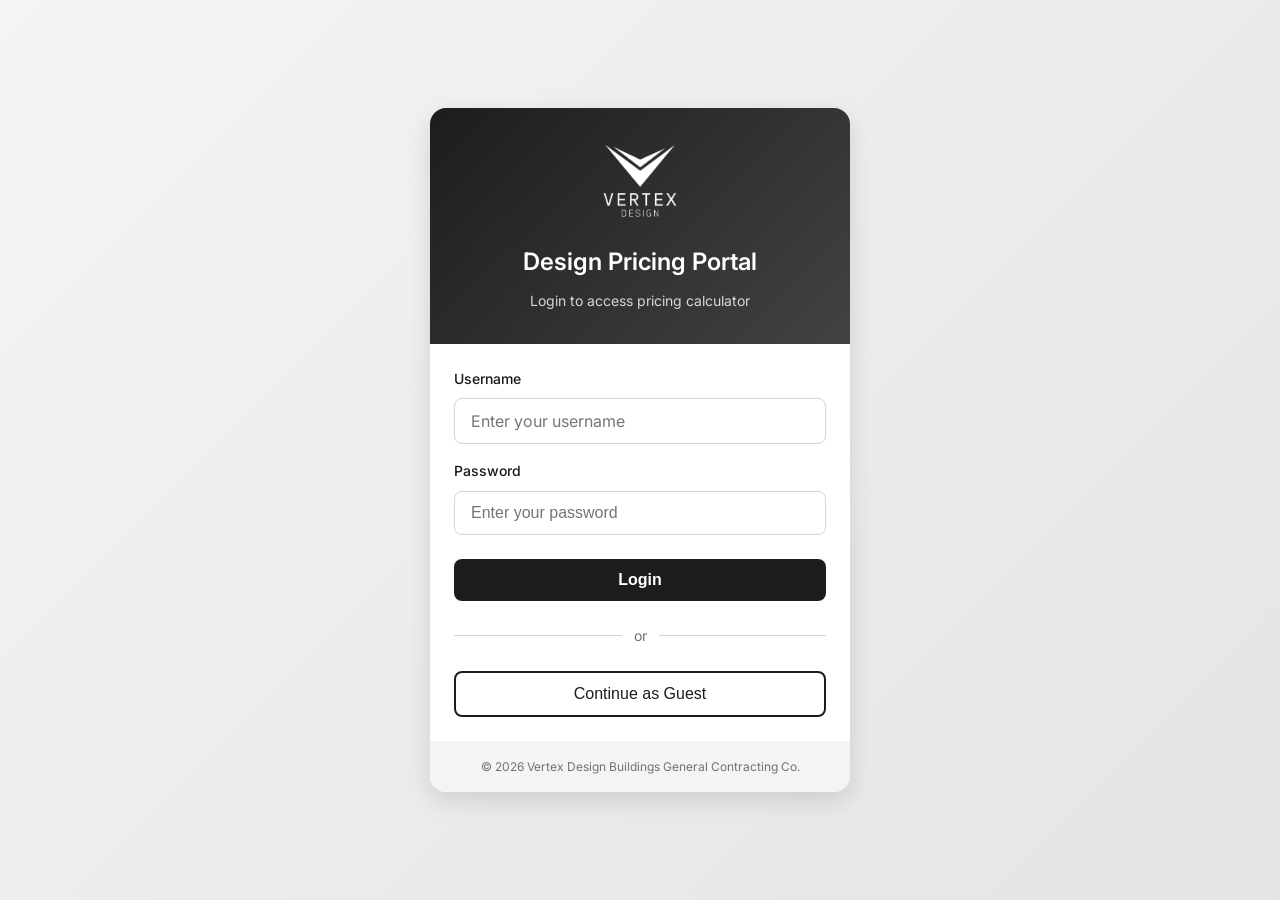
<file: login.html>
<!DOCTYPE html>
<html lang="en">

<head>
    <meta charset="UTF-8">
    <meta name="viewport" content="width=device-width, initial-scale=1.0">
    <meta name="description" content="Vertex Design - Login to access pricing portal.">
    <meta name="robots" content="noindex, nofollow">
    <title>Login - Vertex Design Pricing Portal</title>

    <link rel="icon" type="image/png" href="assets/logo.png">
    <link rel="preconnect" href="https://fonts.googleapis.com">
    <link rel="preconnect" href="https://fonts.gstatic.com" crossorigin>
    <link
        href="https://fonts.googleapis.com/css2?family=Inter:wght@400;500;600;700&family=Outfit:wght@500;600;700&display=swap"
        rel="stylesheet">
    <link rel="stylesheet" href="assets/styles.css">
    <style>
        /* Login Page Specific Styles */
        .login-page {
            min-height: 100vh;
            display: flex;
            align-items: center;
            justify-content: center;
            background: linear-gradient(135deg, var(--gray-100) 0%, var(--gray-200) 100%);
            padding: var(--space-4);
        }

        .login-container {
            width: 100%;
            max-width: 420px;
            background: var(--color-surface);
            border-radius: var(--radius-xl);
            box-shadow: var(--shadow-lg);
            overflow: hidden;
        }

        .login-header {
            background: linear-gradient(135deg, #1d1d1f 0%, #424245 100%);
            padding: var(--space-8) var(--space-6);
            text-align: center;
            color: white;
        }

        .login-header img {
            width: 80px;
            height: 80px;
            margin-bottom: var(--space-4);
            filter: brightness(0) invert(1);
        }

        .login-header h1 {
            font-size: 1.5rem;
            font-weight: 600;
            margin-bottom: var(--space-2);
        }

        .login-header p {
            font-size: 0.875rem;
            opacity: 0.8;
        }

        .login-form {
            padding: var(--space-6);
        }

        .login-form label {
            display: block;
            margin-bottom: var(--space-4);
        }

        .login-form label span {
            display: block;
            font-size: 0.875rem;
            font-weight: 500;
            color: var(--color-text);
            margin-bottom: var(--space-2);
        }

        .login-form input[type="text"],
        .login-form input[type="password"] {
            width: 100%;
            padding: var(--space-3) var(--space-4);
            border: 1px solid var(--gray-300);
            border-radius: var(--radius-md);
            font-size: 1rem;
            transition: border-color 0.2s, box-shadow 0.2s;
        }

        .login-form input:focus {
            outline: none;
            border-color: var(--color-accent);
            box-shadow: 0 0 0 3px rgba(29, 29, 31, 0.15);
        }

        .login-btn {
            width: 100%;
            padding: var(--space-3) var(--space-4);
            background: var(--color-accent);
            color: white;
            border: none;
            border-radius: var(--radius-md);
            font-size: 1rem;
            font-weight: 600;
            cursor: pointer;
            transition: background-color 0.2s, transform 0.1s;
            margin-top: var(--space-2);
        }

        .login-btn:hover {
            background: var(--color-accent-dark);
        }

        .login-btn:active {
            transform: scale(0.98);
        }

        .login-divider {
            display: flex;
            align-items: center;
            margin: var(--space-6) 0;
            color: var(--color-text-muted);
            font-size: 0.875rem;
        }

        .login-divider::before,
        .login-divider::after {
            content: "";
            flex: 1;
            height: 1px;
            background: var(--gray-300);
        }

        .login-divider span {
            padding: 0 var(--space-3);
        }

        .guest-btn {
            width: 100%;
            padding: var(--space-3) var(--space-4);
            background: transparent;
            color: var(--color-accent);
            border: 2px solid var(--color-accent);
            border-radius: var(--radius-md);
            font-size: 1rem;
            font-weight: 500;
            cursor: pointer;
            transition: background-color 0.2s, color 0.2s;
        }

        .guest-btn:hover {
            background: var(--color-accent);
            color: white;
        }

        .login-error {
            background: #fef2f2;
            color: #dc2626;
            padding: var(--space-3) var(--space-4);
            border-radius: var(--radius-md);
            font-size: 0.875rem;
            margin-bottom: var(--space-4);
            display: none;
        }

        .login-error.show {
            display: block;
        }

        .login-footer {
            text-align: center;
            padding: var(--space-4) var(--space-6);
            background: var(--gray-100);
            font-size: 0.75rem;
            color: var(--color-text-muted);
        }
    </style>
</head>

<body>
    <div class="login-page">
        <div class="login-container">
            <div class="login-header">
                <img src="assets/logo.png" alt="Vertex Design">
                <h1>Design Pricing Portal</h1>
                <p>Login to access pricing calculator</p>
            </div>

            <form class="login-form" id="login-form">
                <div class="login-error" id="login-error">
                    Invalid username or password. Please try again.
                </div>

                <label>
                    <span>Username</span>
                    <input type="text" id="username" name="username" placeholder="Enter your username" required
                        autocomplete="username">
                </label>

                <label>
                    <span>Password</span>
                    <input type="password" id="password" name="password" placeholder="Enter your password" required
                        autocomplete="current-password">
                </label>

                <button type="submit" class="login-btn">Login</button>

                <div class="login-divider">
                    <span>or</span>
                </div>

                <button type="button" class="guest-btn" id="guest-btn">Continue as Guest</button>
            </form>

            <div class="login-footer">
                © 2026 Vertex Design Buildings General Contracting Co.
            </div>
        </div>
    </div>

    <script>
        // User credentials database
        const USERS = {
            'admin': {
                password: 'Amir1981*',
                role: 'admin',
                displayName: 'Administrator',
                discount: 0
            },
            'fadi sofan': {
                password: '123321',
                role: 'alsirhan',
                displayName: 'Fadi Sofan (Al Sirhan)',
                discount: 0.20
            },
            'barada': {
                password: '123321',
                role: 'alsirhan',
                displayName: 'Barada (Al Sirhan)',
                discount: 0.20
            }
        };

        // Guest user
        const GUEST_USER = {
            role: 'guest',
            displayName: 'Guest',
            discount: 0
        };

        // Handle login form submission
        document.getElementById('login-form').addEventListener('submit', function (e) {
            e.preventDefault();

            const username = document.getElementById('username').value.toLowerCase().trim();
            const password = document.getElementById('password').value;
            const errorEl = document.getElementById('login-error');

            // Validate credentials
            const user = USERS[username];
            if (user && user.password === password) {
                // Success - store session
                sessionStorage.setItem('vertex_user', JSON.stringify({
                    username: username,
                    role: user.role,
                    displayName: user.displayName,
                    discount: user.discount
                }));

                // Redirect to main app
                window.location.href = 'index.html';
            } else {
                // Show error
                errorEl.classList.add('show');
                document.getElementById('password').value = '';
                document.getElementById('password').focus();
            }
        });

        // Handle guest login
        document.getElementById('guest-btn').addEventListener('click', function () {
            sessionStorage.setItem('vertex_user', JSON.stringify(GUEST_USER));
            window.location.href = 'index.html';
        });

        // Clear error on input
        document.querySelectorAll('#login-form input').forEach(input => {
            input.addEventListener('input', function () {
                document.getElementById('login-error').classList.remove('show');
            });
        });

        // Check if already logged in
        const existingUser = sessionStorage.getItem('vertex_user');
        if (existingUser) {
            window.location.href = 'index.html';
        }
    </script>
</body>

</html>
</file>
<file: assets/styles.css>
/**
 * Vertex Design Pricing Portal v4.0
 * Wide layout + Gray premium theme + Sticky summary
 * Compatible with html2pdf and print workflows
 */

/* ============================================
   DESIGN TOKENS
   ============================================ */
:root {
    /* Gray Premium Palette */
    --gray-50: #fafafa;
    --gray-100: #f4f4f5;
    --gray-200: #e4e4e7;
    --gray-300: #d4d4d8;
    --gray-400: #a1a1aa;
    --gray-500: #71717a;
    --gray-600: #52525b;
    --gray-700: #3f3f46;
    --gray-800: #27272a;
    --gray-900: #18181b;

    /* Semantic Colors */
    --color-bg: var(--gray-50);
    --color-surface: #ffffff;
    --color-surface-alt: var(--gray-100);
    --color-surface-dark: var(--gray-800);
    --color-border: var(--gray-200);
    --color-border-strong: var(--gray-300);
    --color-text: var(--gray-900);
    --color-text-muted: var(--gray-500);
    --color-text-light: var(--gray-400);

    /* Accent (Apple-style Modern Gray) */
    --color-accent: #1d1d1f;
    --color-accent-dark: #000000;
    --color-accent-light: #424245;

    /* Status Colors */
    --color-success: #16a34a;
    --color-warning: #ca8a04;
    --color-danger: #dc2626;

    /* Typography */
    --font-sans: 'Inter', system-ui, -apple-system, sans-serif;
    --font-display: 'Outfit', var(--font-sans);

    /* Type Scale */
    --text-xs: 0.75rem;
    --text-sm: 0.875rem;
    --text-base: 1rem;
    --text-lg: 1.125rem;
    --text-xl: 1.25rem;
    --text-2xl: 1.5rem;
    --text-3xl: 2rem;

    /* Spacing Scale */
    --space-1: 0.25rem;
    --space-2: 0.5rem;
    --space-3: 0.75rem;
    --space-4: 1rem;
    --space-5: 1.25rem;
    --space-6: 1.5rem;
    --space-8: 2rem;
    --space-10: 2.5rem;
    --space-12: 3rem;

    /* Layout */
    --max-width: 1440px;
    --summary-width: 340px;
    --gutter: 24px;

    /* Radii */
    --radius-sm: 4px;
    --radius-md: 8px;
    --radius-lg: 12px;
    --radius-xl: 16px;

    /* Shadows */
    --shadow-sm: 0 1px 2px rgba(0, 0, 0, 0.04);
    --shadow-md: 0 4px 12px rgba(0, 0, 0, 0.08);
    --shadow-lg: 0 8px 24px rgba(0, 0, 0, 0.12);
    --shadow-xl: 0 16px 48px rgba(0, 0, 0, 0.16);

    /* Transitions */
    --ease-out: cubic-bezier(0.16, 1, 0.3, 1);
    --duration-fast: 150ms;
    --duration-normal: 250ms;
}

/* ============================================
   RESET & BASE
   ============================================ */
*,
*::before,
*::after {
    box-sizing: border-box;
    margin: 0;
    padding: 0;
}

html {
    font-size: 16px;
    scroll-behavior: smooth;
    -webkit-font-smoothing: antialiased;
}

body {
    font-family: var(--font-sans);
    font-size: var(--text-base);
    line-height: 1.6;
    color: var(--color-text);
    background: var(--color-bg);
    min-height: 100vh;
}

/* ============================================
   ACCESSIBILITY
   ============================================ */
.skip-link {
    position: absolute;
    top: -100%;
    left: 50%;
    transform: translateX(-50%);
    background: var(--color-accent);
    color: white;
    padding: var(--space-2) var(--space-4);
    border-radius: var(--radius-sm);
    z-index: 1000;
    text-decoration: none;
    font-weight: 500;
}

.skip-link:focus {
    top: var(--space-4);
}

.sr-only {
    position: absolute;
    width: 1px;
    height: 1px;
    padding: 0;
    margin: -1px;
    overflow: hidden;
    clip: rect(0, 0, 0, 0);
    border: 0;
}

:focus-visible {
    outline: 2px solid var(--color-accent);
    outline-offset: 2px;
}

/* ============================================
   LAYOUT SHELL
   ============================================ */
.app-shell {
    min-height: 100vh;
    display: flex;
    flex-direction: column;
}

/* ============================================
   HEADER
   ============================================ */
.hero {
    background: var(--color-surface-dark);
    color: white;
    padding: var(--space-6) var(--gutter);
    display: flex;
    align-items: center;
    gap: var(--space-6);
}

.logo-link {
    flex-shrink: 0;
}

.logo-link img {
    width: 64px;
    height: 64px;
    object-fit: contain;
    border-radius: var(--radius-md);
    background: white;
    padding: var(--space-1);
}

.hero-title {
    flex: 1;
}

.hero-title h1 {
    font-family: var(--font-display);
    font-size: var(--text-2xl);
    font-weight: 600;
    letter-spacing: -0.02em;
}

.eyebrow {
    font-size: var(--text-xs);
    text-transform: uppercase;
    letter-spacing: 0.1em;
    opacity: 0.7;
    margin-bottom: var(--space-1);
}

.subtitle {
    font-size: var(--text-sm);
    opacity: 0.8;
    margin-top: var(--space-1);
}

/* ============================================
   MAIN LAYOUT - WIDE 2-COLUMN
   ============================================ */
.layout {
    max-width: var(--max-width);
    margin: 0 auto;
    padding: var(--gutter);
    display: grid;
    grid-template-columns: 1fr;
    gap: var(--gutter);
    flex: 1;
}

@media (min-width: 1200px) {
    .layout {
        grid-template-columns: 1fr var(--summary-width);
        grid-template-rows: auto 1fr;
    }

    .wizard-progress {
        grid-column: 1 / -1;
    }

    .form-panel {
        grid-column: 1;
        grid-row: 2;
    }

    .sidebar {
        grid-column: 2;
        grid-row: 2;
    }
}

/* ============================================
   CONFIG WARNING BANNER
   ============================================ */
.warning-banner {
    background: #fef3c7;
    border: 1px solid var(--color-warning);
    color: #92400e;
    padding: var(--space-3) var(--space-4);
    border-radius: var(--radius-md);
    font-size: var(--text-sm);
    margin-bottom: var(--space-4);
}

/* ============================================
   WIZARD PROGRESS
   ============================================ */
.wizard-progress {
    background: var(--color-surface);
    padding: var(--space-4) var(--space-6);
    border-radius: var(--radius-lg);
    box-shadow: var(--shadow-sm);
    overflow-x: auto;
}

.wizard-steps {
    display: flex;
    justify-content: space-between;
    list-style: none;
    min-width: 500px;
    gap: var(--space-2);
}

.wizard-step {
    flex: 1;
    display: flex;
    flex-direction: column;
    align-items: center;
    position: relative;
    text-align: center;
}

.wizard-step::after {
    content: '';
    position: absolute;
    top: 14px;
    left: 50%;
    width: 100%;
    height: 2px;
    background: var(--color-border);
    z-index: 0;
}

.wizard-step:last-child::after {
    display: none;
}

.wizard-step.completed::after {
    background: var(--color-accent);
}

.step-number {
    width: 28px;
    height: 28px;
    border-radius: 50%;
    background: var(--color-surface);
    border: 2px solid var(--color-border);
    display: flex;
    align-items: center;
    justify-content: center;
    font-weight: 600;
    font-size: var(--text-sm);
    z-index: 1;
    transition: all var(--duration-fast) var(--ease-out);
}

.wizard-step.active .step-number {
    background: var(--color-accent);
    border-color: var(--color-accent);
    color: white;
    transform: scale(1.1);
}

.wizard-step.completed .step-number {
    background: var(--color-accent);
    border-color: var(--color-accent);
    color: white;
}

.step-label {
    margin-top: var(--space-2);
    font-size: var(--text-xs);
    color: var(--color-text-muted);
    font-weight: 500;
}

.wizard-step.active .step-label {
    color: var(--color-text);
    font-weight: 600;
}

/* ============================================
   PANELS
   ============================================ */
.panel {
    background: var(--color-surface);
    border-radius: var(--radius-lg);
    box-shadow: var(--shadow-md);
}

.form-panel {
    padding: var(--space-8);
}

/* ============================================
   FORM STEPS
   ============================================ */
.form-step {
    display: none;
    border: none;
    padding: 0;
    margin: 0;
}

.form-step.active {
    display: block;
    animation: fadeSlideIn 0.3s var(--ease-out);
}

@keyframes fadeSlideIn {
    from {
        opacity: 0;
        transform: translateY(8px);
    }

    to {
        opacity: 1;
        transform: translateY(0);
    }
}

.form-step-title {
    display: flex;
    align-items: center;
    gap: var(--space-4);
    font-family: var(--font-display);
    font-size: var(--text-2xl);
    font-weight: 600;
    margin-bottom: var(--space-8);
    color: var(--color-text);
    letter-spacing: -0.02em;
}

.step-icon {
    width: 36px;
    height: 36px;
    border-radius: 50%;
    background: var(--color-accent);
    color: white;
    display: flex;
    align-items: center;
    justify-content: center;
    font-size: var(--text-lg);
    font-weight: 700;
}

/* ============================================
   FORM SECTIONS
   ============================================ */
.form-section {
    margin-bottom: var(--space-8);
    padding-bottom: var(--space-6);
    border-bottom: 1px solid var(--color-border);
}

.form-section:last-of-type {
    border-bottom: none;
    margin-bottom: 0;
    padding-bottom: 0;
}

.section-heading {
    font-size: var(--text-base);
    font-weight: 600;
    color: var(--color-text);
    margin-bottom: var(--space-4);
    display: flex;
    align-items: center;
    gap: var(--space-2);
}

/* ============================================
   FIELD GRID - 2-COLUMN DESKTOP
   ============================================ */
.field-grid {
    display: grid;
    grid-template-columns: 1fr;
    gap: var(--space-4);
}

@media (min-width: 640px) {
    .field-grid {
        grid-template-columns: repeat(2, 1fr);
    }
}

.field-grid label {
    display: flex;
    flex-direction: column;
    gap: var(--space-1);
}

.field-grid label>span:first-child {
    font-weight: 500;
    font-size: var(--text-sm);
    color: var(--color-text);
    display: flex;
    align-items: center;
    gap: var(--space-1);
}

.span-full {
    grid-column: 1 / -1;
}

/* ============================================
   FORM INPUTS
   ============================================ */
input[type="text"],
input[type="email"],
input[type="tel"],
input[type="number"],
select {
    width: 100%;
    padding: var(--space-3) var(--space-4);
    border: 1px solid var(--color-border);
    border-radius: var(--radius-md);
    font-size: var(--text-base);
    font-family: inherit;
    background: var(--color-surface);
    color: var(--color-text);
    transition: all var(--duration-fast) var(--ease-out);
}

input:hover:not(:disabled),
select:hover:not(:disabled) {
    border-color: var(--color-border-strong);
}

input:focus,
select:focus {
    border-color: var(--color-accent);
    box-shadow: 0 0 0 3px rgba(37, 99, 235, 0.1);
    outline: none;
}

input:disabled,
select:disabled {
    background: var(--color-surface-alt);
    color: var(--color-text-muted);
    cursor: not-allowed;
}

.field-hint {
    font-size: var(--text-xs);
    color: var(--color-text-muted);
}

.optional {
    font-weight: 400;
    color: var(--color-text-light);
    font-size: 0.9em;
}

/* ============================================
   CHECKBOX & RADIO GROUPS
   ============================================ */
.checkbox-group,
.radio-group {
    display: flex;
    flex-direction: column;
    gap: var(--space-2);
}

.checkbox-group.inline {
    flex-direction: row;
    flex-wrap: wrap;
    gap: var(--space-4);
}

.group-label {
    font-weight: 500;
    font-size: var(--text-sm);
    margin-bottom: var(--space-1);
}

.checkbox-option,
.radio-option {
    display: flex;
    align-items: flex-start;
    gap: var(--space-3);
    padding: var(--space-3);
    border-radius: var(--radius-md);
    cursor: pointer;
    transition: background var(--duration-fast);
    border: 1px solid transparent;
}

.checkbox-option:hover,
.radio-option:hover {
    background: var(--color-surface-alt);
}

.checkbox-option input,
.radio-option input {
    margin-top: 3px;
    flex-shrink: 0;
    accent-color: var(--color-accent);
}

.radio-option span {
    display: flex;
    flex-direction: column;
}

.radio-option strong {
    font-weight: 500;
}

.radio-option small {
    color: var(--color-text-muted);
    font-size: var(--text-xs);
}

/* ============================================
   CONDITIONAL FIELDS
   ============================================ */
.conditional-fields {
    margin-top: var(--space-4);
    padding: var(--space-4);
    background: var(--color-surface-alt);
    border-radius: var(--radius-md);
    animation: fadeSlideIn 0.2s var(--ease-out);
}

/* ============================================
   TOOLTIPS
   ============================================ */
.tooltip-trigger {
    width: 16px;
    height: 16px;
    border-radius: 50%;
    background: var(--color-surface-alt);
    border: 1px solid var(--color-border);
    color: var(--color-text-muted);
    font-size: 10px;
    font-weight: 600;
    cursor: help;
    display: inline-flex;
    align-items: center;
    justify-content: center;
}

.tooltip-container {
    position: fixed;
    background: var(--color-surface-dark);
    color: white;
    padding: var(--space-2) var(--space-3);
    border-radius: var(--radius-md);
    font-size: var(--text-xs);
    max-width: 260px;
    z-index: 1000;
    opacity: 0;
    pointer-events: none;
    transition: opacity var(--duration-fast);
    box-shadow: var(--shadow-lg);
}

.tooltip-container.visible {
    opacity: 1;
}

/* ============================================
   STEP ACTIONS
   ============================================ */
.step-actions {
    display: flex;
    justify-content: space-between;
    align-items: center;
    margin-top: var(--space-8);
    padding-top: var(--space-6);
    border-top: 1px solid var(--color-border);
    gap: var(--space-4);
}

.btn-back,
.btn-next,
.btn-secondary {
    display: inline-flex;
    align-items: center;
    gap: var(--space-2);
    padding: var(--space-3) var(--space-6);
    border-radius: var(--radius-md);
    font-weight: 500;
    font-size: var(--text-sm);
    cursor: pointer;
    transition: all var(--duration-fast) var(--ease-out);
    border: none;
    font-family: inherit;
}

.btn-back {
    background: transparent;
    color: var(--color-text-muted);
}

.btn-back:hover {
    color: var(--color-text);
    background: var(--color-surface-alt);
}

.btn-next.primary,
button.primary {
    background: var(--color-accent);
    color: white;
    margin-left: auto;
}

.btn-next.primary:hover,
button.primary:hover {
    background: var(--color-accent-dark);
    transform: translateY(-1px);
    box-shadow: var(--shadow-md);
}

.btn-secondary {
    background: var(--color-surface-alt);
    color: var(--color-text);
}

.btn-secondary:hover {
    background: var(--color-border);
}

/* ============================================
   SVG ICONS
   ============================================ */
.icon {
    width: 24px;
    height: 24px;
    stroke: currentColor;
    stroke-width: 1.5;
    fill: none;
    stroke-linecap: round;
    stroke-linejoin: round;
}

.icon-sm {
    width: 16px;
    height: 16px;
}

.icon-lg {
    width: 32px;
    height: 32px;
}

/* ============================================
   CLASSIFICATION GRID
   ============================================ */
.classification-intro {
    margin-bottom: var(--space-6);
    padding: var(--space-4);
    background: var(--color-surface-alt);
    border-radius: var(--radius-md);
    font-size: var(--text-sm);
    color: var(--color-text-muted);
}

.classification-grid {
    display: grid;
    grid-template-columns: repeat(2, 1fr);
    gap: var(--space-4);
    margin-bottom: var(--space-8);
}

@media (min-width: 800px) {
    .classification-grid {
        grid-template-columns: repeat(4, 1fr);
    }
}

.classification-card {
    background: var(--color-surface);
    border: 1px solid var(--color-border);
    border-radius: var(--radius-lg);
    padding: var(--space-5);
    text-align: center;
    transition: all var(--duration-fast) var(--ease-out);
}

.classification-card:hover {
    border-color: var(--color-accent-light);
    box-shadow: var(--shadow-sm);
}

.class-icon {
    width: 40px;
    height: 40px;
    margin: 0 auto var(--space-3);
    background: var(--color-surface-alt);
    border-radius: var(--radius-md);
    display: flex;
    align-items: center;
    justify-content: center;
    color: var(--color-text-muted);
}

.class-label {
    font-size: var(--text-xs);
    text-transform: uppercase;
    letter-spacing: 0.05em;
    color: var(--color-text-muted);
    margin-bottom: var(--space-1);
}

.class-value {
    font-family: var(--font-display);
    font-size: var(--text-lg);
    font-weight: 600;
    color: var(--color-accent);
}

.class-reason {
    font-size: var(--text-xs);
    color: var(--color-text-light);
    margin-top: var(--space-1);
}

/* ============================================
   OVERRIDE SECTION
   ============================================ */
.override-section {
    margin-top: var(--space-6);
}

.override-details {
    border: 1px solid var(--color-border);
    border-radius: var(--radius-md);
    padding: var(--space-4);
}

.override-details summary {
    cursor: pointer;
    color: var(--color-text-muted);
    font-size: var(--text-sm);
    font-weight: 500;
}

.override-content {
    margin-top: var(--space-4);
}

.warning-text {
    color: var(--color-warning);
    font-size: var(--text-sm);
    margin-bottom: var(--space-4);
    padding: var(--space-3);
    background: #fef3c7;
    border-radius: var(--radius-sm);
}

.override-fields {
    display: grid;
    grid-template-columns: repeat(2, 1fr);
    gap: var(--space-4);
    margin-top: var(--space-4);
    padding: var(--space-4);
    background: var(--color-surface-alt);
    border-radius: var(--radius-md);
}

/* ============================================
   PACKAGE SELECTOR
   ============================================ */
.package-selector {
    margin-bottom: var(--space-6);
    padding: var(--space-5);
    background: var(--color-surface-dark);
    border-radius: var(--radius-lg);
    color: white;
}

.package-selector label {
    display: flex;
    flex-direction: column;
    gap: var(--space-2);
}

.package-selector label>span {
    font-weight: 600;
    font-size: var(--text-sm);
    opacity: 0.9;
}

.package-selector select {
    padding: var(--space-4);
    font-size: var(--text-base);
    font-weight: 500;
    border: 1px solid rgba(255, 255, 255, 0.2);
    border-radius: var(--radius-md);
    background: rgba(255, 255, 255, 0.1);
    color: white;
    cursor: pointer;
}

.package-selector select:hover,
.package-selector select:focus {
    border-color: rgba(255, 255, 255, 0.4);
    background: rgba(255, 255, 255, 0.15);
}

.package-selector select option {
    background: var(--color-surface-dark);
    color: white;
}

.package-description {
    margin-top: var(--space-2);
    font-size: var(--text-sm);
    opacity: 0.8;
}

/* ============================================
   SERVICES GRID
   ============================================ */
.services-section {
    margin-top: var(--space-8);
}

.services-grid {
    display: grid;
    grid-template-columns: 1fr;
    gap: var(--space-4);
    transition: opacity var(--duration-normal);
}

@media (min-width: 700px) {
    .services-grid {
        grid-template-columns: repeat(2, 1fr);
    }
}

@media (min-width: 1000px) {
    .services-grid {
        grid-template-columns: repeat(3, 1fr);
    }
}

.services-grid.disabled {
    opacity: 0.5;
    pointer-events: none;
}

.service-card {
    border: 1px solid var(--color-border);
    border-radius: var(--radius-lg);
    overflow: hidden;
    transition: all var(--duration-fast) var(--ease-out);
    background: var(--color-surface);
}

.service-card:has(input:checked) {
    border-color: var(--color-accent);
    box-shadow: 0 0 0 1px var(--color-accent);
}

.service-header {
    display: flex;
    align-items: center;
    gap: var(--space-3);
    padding: var(--space-4);
    cursor: pointer;
    transition: background var(--duration-fast);
}

.service-header:hover {
    background: var(--color-surface-alt);
}

.service-header input[type="checkbox"] {
    width: 18px;
    height: 18px;
    flex-shrink: 0;
    accent-color: var(--color-accent);
}

.service-info {
    flex: 1;
    min-width: 0;
}

.service-info strong {
    display: block;
    font-size: var(--text-sm);
    font-weight: 600;
    margin-bottom: var(--space-1);
}

.service-duration {
    font-size: var(--text-xs);
    color: var(--color-text-muted);
    background: var(--color-surface-alt);
    padding: 2px 8px;
    border-radius: 100px;
}

.service-price {
    font-weight: 600;
    color: var(--color-accent);
    font-size: var(--text-sm);
    white-space: nowrap;
}

.service-details {
    padding: 0 var(--space-4) var(--space-4);
    border-top: 1px dashed var(--color-border);
}

.service-details ul {
    list-style: none;
    font-size: var(--text-xs);
    color: var(--color-text-muted);
}

.service-details li {
    padding: var(--space-1) 0;
    padding-left: var(--space-5);
    position: relative;
}

.service-details li::before {
    content: '✓';
    position: absolute;
    left: 0;
    color: var(--color-success);
    font-weight: 600;
}

/* ============================================
   ADDONS GRID
   ============================================ */
.addons-grid {
    display: grid;
    grid-template-columns: repeat(auto-fit, minmax(240px, 1fr));
    gap: var(--space-3);
}

.addon-option {
    display: flex;
    align-items: center;
    gap: var(--space-3);
    padding: var(--space-3) var(--space-4);
    border: 1px solid var(--color-border);
    border-radius: var(--radius-md);
    cursor: pointer;
    transition: all var(--duration-fast);
}

.addon-option:hover {
    border-color: var(--color-accent-light);
}

.addon-option:has(input:checked) {
    border-color: var(--color-accent);
    background: rgba(37, 99, 235, 0.03);
}

.addon-content {
    flex: 1;
    display: flex;
    justify-content: space-between;
    align-items: center;
    gap: var(--space-2);
}

.addon-label {
    font-size: var(--text-sm);
}

.addon-price {
    font-size: var(--text-xs);
    color: var(--color-accent);
    font-weight: 500;
}

.addon-qty {
    width: 56px;
    padding: var(--space-2);
    text-align: center;
    font-size: var(--text-sm);
}

/* ============================================
   QUOTE SUMMARY (Step 4)
   ============================================ */
.quote-summary {
    background: var(--color-surface-dark);
    color: white;
    padding: var(--space-6);
    border-radius: var(--radius-lg);
    margin-bottom: var(--space-8);
}

.quote-header {
    display: flex;
    justify-content: space-between;
    align-items: flex-start;
    gap: var(--space-6);
    flex-wrap: wrap;
}

.quote-total {
    font-family: var(--font-display);
    font-size: var(--text-3xl);
    font-weight: 700;
    margin: var(--space-2) 0;
    letter-spacing: -0.02em;
}

.quote-timeline {
    opacity: 0.85;
    font-size: var(--text-sm);
}

.quote-meta {
    text-align: right;
    font-size: var(--text-sm);
    opacity: 0.85;
}

.validity {
    margin-top: var(--space-2);
    padding: var(--space-1) var(--space-3);
    background: rgba(255, 255, 255, 0.15);
    border-radius: var(--radius-sm);
    display: inline-block;
    font-size: var(--text-xs);
}

/* ============================================
   BREAKDOWN TABLES
   ============================================ */
.breakdown-section {
    margin-bottom: var(--space-8);
}

.breakdown-section h3 {
    font-size: var(--text-base);
    font-weight: 600;
    margin-bottom: var(--space-4);
    padding-bottom: var(--space-2);
    border-bottom: 2px solid var(--color-accent);
    color: var(--color-text);
}

.breakdown-table {
    width: 100%;
    border-collapse: collapse;
    font-size: var(--text-sm);
}

.breakdown-table th,
.breakdown-table td {
    padding: var(--space-3) var(--space-4);
    text-align: left;
    border-bottom: 1px solid var(--color-border);
}

.breakdown-table th {
    background: var(--color-surface-alt);
    font-weight: 600;
    font-size: var(--text-xs);
    text-transform: uppercase;
    letter-spacing: 0.03em;
    color: var(--color-text-muted);
}

.breakdown-table td:last-child {
    text-align: right;
    font-weight: 500;
}

.breakdown-list {
    list-style: none;
}

.breakdown-list li {
    display: flex;
    justify-content: space-between;
    padding: var(--space-3) 0;
    border-bottom: 1px solid var(--color-border);
    font-size: var(--text-sm);
}

.breakdown-list li.total {
    font-weight: 600;
    border-top: 2px solid var(--color-border);
    margin-top: var(--space-2);
    padding-top: var(--space-4);
}

.breakdown-list li.grand-total {
    font-size: var(--text-lg);
    font-weight: 700;
    color: var(--color-accent);
    border-top: 2px solid var(--color-accent);
    margin-top: var(--space-2);
    padding-top: var(--space-4);
}

/* ============================================
   WHY PRICE
   ============================================ */
.why-price {
    margin-top: var(--space-6);
}

.why-price details {
    border: 1px solid var(--color-border);
    border-radius: var(--radius-md);
    padding: var(--space-4);
}

.why-price summary {
    cursor: pointer;
    font-weight: 500;
    color: var(--color-accent);
    font-size: var(--text-sm);
}

.why-content {
    margin-top: var(--space-4);
    font-size: var(--text-sm);
    color: var(--color-text-muted);
    line-height: 1.7;
}

.why-content p {
    margin-bottom: var(--space-2);
}

/* ============================================
   PROPOSAL STEP
   ============================================ */
/* Old proposal actions - still needed for fallback */
.proposal-actions {
    display: flex;
    flex-wrap: wrap;
    gap: var(--space-3);
    margin-bottom: var(--space-6);
}

/* Floating Action Bar for Proposal Page */
.proposal-floating-bar {
    position: fixed;
    right: var(--space-4);
    top: 50%;
    transform: translateY(-50%);
    display: none;
    /* Hidden by default, shown on Step 5 */
    flex-direction: column;
    gap: var(--space-3);
    z-index: 100;
    background: var(--color-surface);
    padding: var(--space-4);
    border-radius: var(--radius-xl);
    box-shadow: var(--shadow-xl);
    border: 1px solid var(--color-border);
}

.proposal-floating-bar.visible {
    display: flex;
}

.floating-action-btn {
    display: flex;
    flex-direction: column;
    align-items: center;
    gap: var(--space-1);
    padding: var(--space-3);
    border: 1px solid var(--color-border);
    border-radius: var(--radius-md);
    background: var(--color-surface);
    font-weight: 500;
    font-size: var(--text-xs);
    cursor: pointer;
    transition: all var(--duration-fast) var(--ease-out);
    min-width: 64px;
    color: var(--color-text);
}

.floating-action-btn .icon {
    width: 20px;
    height: 20px;
}

.floating-action-btn:hover {
    background: var(--color-surface-alt);
    border-color: var(--color-accent);
    transform: scale(1.05);
}

.floating-action-btn.primary {
    background: var(--color-accent);
    border-color: var(--color-accent);
    color: white;
}

.floating-action-btn.primary:hover {
    background: var(--color-accent-dark);
    transform: scale(1.05);
}

/* On mobile, move to bottom of screen */
@media (max-width: 768px) {
    .proposal-floating-bar {
        position: fixed;
        bottom: 0;
        left: 0;
        right: 0;
        top: auto;
        transform: none;
        flex-direction: row;
        justify-content: space-around;
        border-radius: var(--radius-lg) var(--radius-lg) 0 0;
        padding: var(--space-3);
    }

    .floating-action-btn {
        flex: 1;
        min-width: auto;
        padding: var(--space-2);
    }

    .floating-action-btn span {
        font-size: 10px;
    }
}

.action-btn {
    display: inline-flex;
    align-items: center;
    gap: var(--space-2);
    padding: var(--space-3) var(--space-5);
    border: 1px solid var(--color-border);
    border-radius: var(--radius-md);
    background: var(--color-surface);
    font-weight: 500;
    font-size: var(--text-sm);
    cursor: pointer;
    transition: all var(--duration-fast) var(--ease-out);
}

.action-btn:hover {
    background: var(--color-surface-alt);
    border-color: var(--color-text-light);
}

.action-btn.primary {
    background: var(--color-accent);
    border-color: var(--color-accent);
    color: white;
}

.action-btn.primary:hover {
    background: var(--color-accent-dark);
}

.offer-preview {
    border: 1px solid var(--color-border);
    border-radius: var(--radius-lg);
    padding: var(--space-6);
    background: var(--color-surface);
    min-height: 400px;
}

.placeholder {
    color: var(--color-text-muted);
    text-align: center;
    font-style: italic;
}


/* ============================================
   SIDEBAR - STICKY SUMMARY PANEL
   ============================================ */
.sidebar {
    display: flex;
    flex-direction: column;
    gap: var(--space-6);
}

@media (min-width: 1200px) {
    .sidebar {
        position: sticky;
        top: var(--gutter);
        max-height: calc(100vh - var(--gutter) * 2);
        overflow-y: auto;
    }
}

/* Live Summary Card */
.summary-card {
    background: var(--color-surface);
    border-radius: var(--radius-lg);
    box-shadow: var(--shadow-md);
    overflow: hidden;
}

.summary-header {
    background: var(--color-surface-dark);
    color: white;
    padding: var(--space-5);
}

.summary-header .eyebrow {
    margin-bottom: var(--space-1);
}

.summary-total {
    font-family: var(--font-display);
    font-size: var(--text-3xl);
    font-weight: 700;
    letter-spacing: -0.02em;
}

.summary-timeline {
    font-size: var(--text-sm);
    opacity: 0.8;
    margin-top: var(--space-1);
}

.summary-body {
    padding: var(--space-4);
}

.summary-row {
    display: flex;
    justify-content: space-between;
    padding: var(--space-2) 0;
    font-size: var(--text-sm);
    border-bottom: 1px solid var(--color-border);
}

.summary-row:last-child {
    border-bottom: none;
}

.summary-label {
    color: var(--color-text-muted);
}

.summary-value {
    font-weight: 500;
}

.summary-cta {
    padding: var(--space-4);
    border-top: 1px solid var(--color-border);
}

.summary-cta button {
    width: 100%;
    padding: var(--space-3);
    background: var(--color-accent);
    color: white;
    border: none;
    border-radius: var(--radius-md);
    font-weight: 600;
    font-size: var(--text-sm);
    cursor: pointer;
    transition: background var(--duration-fast);
}

.summary-cta button:hover {
    background: var(--color-accent-dark);
}

/* Quote History Card */
.history-card {
    background: var(--color-surface);
    border-radius: var(--radius-lg);
    padding: var(--space-5);
    box-shadow: var(--shadow-sm);
}

.sidebar-title {
    display: flex;
    align-items: center;
    gap: var(--space-2);
    font-size: var(--text-sm);
    font-weight: 600;
    margin-bottom: var(--space-4);
    color: var(--color-text);
}

.quote-history {
    display: flex;
    flex-direction: column;
    gap: var(--space-2);
}

.empty-state {
    color: var(--color-text-muted);
    font-size: var(--text-sm);
    font-style: italic;
    text-align: center;
    padding: var(--space-4);
}

.history-item {
    padding: var(--space-3);
    border: 1px solid var(--color-border);
    border-radius: var(--radius-md);
    font-size: var(--text-sm);
    cursor: pointer;
    transition: all var(--duration-fast);
}

.history-item:hover {
    border-color: var(--color-accent);
    background: var(--color-surface-alt);
}

.history-item strong {
    display: block;
    margin-bottom: var(--space-1);
    font-size: var(--text-sm);
}

.history-item span {
    color: var(--color-text-muted);
    font-size: var(--text-xs);
}

/* ============================================
   FLOATING TOTAL (MOBILE)
   ============================================ */
.floating-total {
    display: none;
    position: fixed;
    bottom: var(--space-4);
    right: var(--space-4);
    left: var(--space-4);
    z-index: 100;
}

@media (max-width: 1199px) {
    .form-step#step-3.active .floating-total {
        display: block;
    }
}

.floating-total-inner {
    background: var(--color-surface-dark);
    color: white;
    padding: var(--space-4) var(--space-5);
    border-radius: var(--radius-lg);
    box-shadow: var(--shadow-xl);
    display: flex;
    justify-content: space-between;
    align-items: center;
    animation: slideUp 0.3s var(--ease-out);
}

@keyframes slideUp {
    from {
        opacity: 0;
        transform: translateY(16px);
    }

    to {
        opacity: 1;
        transform: translateY(0);
    }
}

.floating-label {
    font-size: var(--text-xs);
    text-transform: uppercase;
    letter-spacing: 0.05em;
    opacity: 0.8;
}

.floating-amount {
    font-family: var(--font-display);
    font-size: var(--text-xl);
    font-weight: 700;
}

/* ============================================
   FOOTER
   ============================================ */
.site-footer {
    background: var(--color-surface-dark);
    color: white;
    padding: var(--space-8) var(--gutter);
    margin-top: auto;
    display: flex;
    justify-content: space-between;
    flex-wrap: wrap;
    gap: var(--space-6);
}

.site-footer p {
    font-size: var(--text-sm);
    opacity: 0.8;
    margin: var(--space-1) 0;
}

/* ============================================
   FEEDBACK
   ============================================ */
.feedback {
    padding: var(--space-4);
    border-radius: var(--radius-md);
    margin-top: var(--space-4);
    font-size: var(--text-sm);
    display: none;
}

.feedback.visible {
    display: block;
}

.feedback.error {
    background: #fef2f2;
    border: 1px solid var(--color-danger);
    color: var(--color-danger);
}

.feedback.success {
    background: #f0fdf4;
    border: 1px solid var(--color-success);
    color: var(--color-success);
}

/* ============================================
   PRINT STYLES
   ============================================ */
.print-header {
    display: none;
}

@media print {

    /* Base print setup */
    * {
        -webkit-print-color-adjust: exact !important;
        print-color-adjust: exact !important;
    }

    body {
        background: white !important;
        font-size: 10pt !important;
        color: #000 !important;
        line-height: 1.5 !important;
        -webkit-print-color-adjust: exact !important;
    }

    @page {
        size: A4;
        margin: 12mm 15mm;
    }

    /* Show print header */
    .print-header {
        display: flex !important;
        justify-content: space-between;
        align-items: center;
        padding: 10mm 0;
        border-bottom: 2px solid #2563eb;
        margin-bottom: 8mm;
    }

    .print-header-brand {
        display: flex;
        align-items: center;
        gap: 12px;
    }

    .print-logo {
        width: 50px;
        height: 50px;
    }

    .print-company-name {
        font-weight: 700;
        font-size: 12pt;
        color: #000;
    }

    .print-company-tagline {
        font-size: 9pt;
        color: #666;
    }

    .print-title {
        text-align: right;
    }

    .print-title h1 {
        font-size: 16pt;
        color: #2563eb;
        margin: 0 0 4px 0;
    }

    .print-title p {
        font-size: 9pt;
        color: #333;
        margin: 0;
    }

    /* Hide all UI elements */
    .app-shell,
    .hero,
    .wizard-progress,
    .step-actions,
    .sidebar,
    .proposal-actions,
    .proposal-floating-bar,
    .package-selector,
    .override-section,
    .why-price,
    .site-footer,
    .skip-link,
    .floating-total,
    .form-feedback,
    button,
    .form-step:not(#step-5),
    .form-step-title,
    .floating-action-btn,
    #form-feedback {
        display: none !important;
    }

    /* Show proposal step */
    .form-step#step-5 {
        display: block !important;
        padding: 0 !important;
        border: none !important;
        background: transparent !important;
    }

    .offer-preview {
        display: block !important;
        border: none !important;
        padding: 0 !important;
        box-shadow: none !important;
        background: transparent !important;
        min-height: auto !important;
    }

    /* Proposal content styling */
    .proposal-content {
        font-family: 'Inter', Arial, sans-serif !important;
    }

    .proposal-content h2 {
        font-size: 16pt !important;
        color: #2563eb !important;
        border-bottom: 2px solid #2563eb;
        padding-bottom: 4mm;
        margin-bottom: 6mm;
    }

    .proposal-meta {
        font-size: 9pt !important;
        color: #666 !important;
        margin-bottom: 8mm !important;
    }

    .proposal-section {
        margin-bottom: 6mm !important;
        page-break-inside: avoid;
    }

    .proposal-section h3 {
        font-size: 11pt !important;
        font-weight: 600 !important;
        color: #333 !important;
        border-bottom: 1px solid #ddd;
        padding-bottom: 2mm;
        margin-bottom: 3mm;
    }

    .proposal-section p {
        font-size: 10pt !important;
        line-height: 1.6 !important;
        margin-bottom: 2mm !important;
    }

    .proposal-section ul {
        margin: 0 !important;
        padding-left: 6mm !important;
    }

    .proposal-section li {
        font-size: 10pt !important;
        line-height: 1.5 !important;
        margin-bottom: 1mm !important;
    }

    /* Proposal tables */
    .proposal-table {
        width: 100% !important;
        border-collapse: collapse !important;
        margin: 3mm 0 !important;
    }

    .proposal-table td {
        padding: 2mm 3mm !important;
        font-size: 10pt !important;
        border-bottom: 1px solid #eee !important;
    }

    .proposal-table td:first-child {
        font-weight: 500 !important;
        width: 40% !important;
    }

    .proposal-table .total-row td {
        font-weight: 700 !important;
        font-size: 11pt !important;
        border-top: 2px solid #333 !important;
        padding-top: 3mm !important;
    }

    /* Proposal total section */
    .proposal-total {
        background: #f8f9fa !important;
        padding: 4mm !important;
        border-radius: 3mm !important;
        page-break-inside: avoid;
    }

    /* Signature section */
    .signature-section {
        margin-top: 10mm !important;
        page-break-inside: avoid;
    }

    .signature-block {
        margin-top: 5mm;
    }

    .signature-line {
        display: flex !important;
        justify-content: space-between !important;
        border-bottom: 1px solid #333 !important;
        padding: 8mm 0 2mm 0 !important;
        margin-bottom: 4mm !important;
    }

    .signature-line span {
        font-size: 9pt !important;
        color: #666 !important;
    }

    /* Proposal footer */
    .proposal-footer {
        margin-top: 10mm !important;
        padding-top: 4mm !important;
        border-top: 1px solid #ddd !important;
        font-size: 9pt !important;
        text-align: center !important;
        color: #666 !important;
        page-break-inside: avoid;
    }

    .proposal-footer p {
        margin: 1mm 0 !important;
    }

    /* Links in print */
    a {
        color: #000 !important;
        text-decoration: none !important;
    }

    /* Avoid orphans and widows */
    p,
    li {
        orphans: 3;
        widows: 3;
    }

    /* Page break hints */
    .proposal-section:nth-child(n+5) {
        page-break-before: auto;
    }
}

/* ============================================
   RESPONSIVE
   ============================================ */
@media (max-width: 768px) {
    .hero {
        flex-direction: column;
        text-align: center;
        padding: var(--space-5) var(--space-4);
    }

    .hero-title h1 {
        font-size: var(--text-xl);
    }

    .form-panel {
        padding: var(--space-5);
    }

    .form-step-title {
        font-size: var(--text-xl);
    }

    .classification-grid {
        grid-template-columns: repeat(2, 1fr);
    }

    .quote-header {
        flex-direction: column;
    }

    .quote-meta {
        text-align: left;
    }

    .quote-total {
        font-size: var(--text-2xl);
    }

    .proposal-actions {
        flex-direction: column;
    }

    .action-btn {
        width: 100%;
        justify-content: center;
    }

    .site-footer {
        flex-direction: column;
        text-align: center;
    }
}

@media (max-width: 480px) {
    .wizard-steps {
        min-width: auto;
    }

    .step-label {
        display: none;
    }

    .classification-grid {
        grid-template-columns: 1fr;
    }

    .field-grid {
        grid-template-columns: 1fr;
    }
}

/* ============================================
   USER INFO & AUTHENTICATION
   ============================================ */
.user-info {
    display: flex;
    align-items: center;
    gap: var(--space-3);
    margin-left: auto;
}

.user-badge {
    display: flex;
    align-items: center;
    gap: var(--space-2);
    background: var(--gray-100);
    padding: var(--space-2) var(--space-3);
    border-radius: var(--radius-full);
    font-size: var(--text-sm);
}

.user-name {
    font-weight: 500;
    color: var(--color-text);
}

.discount-badge {
    background: linear-gradient(135deg, #16a34a 0%, #22c55e 100%);
    color: white;
    padding: 2px 8px;
    border-radius: var(--radius-full);
    font-size: 0.7rem;
    font-weight: 600;
    text-transform: uppercase;
    letter-spacing: 0.5px;
    animation: pulse-glow 2s infinite;
}

@keyframes pulse-glow {

    0%,
    100% {
        box-shadow: 0 0 0 0 rgba(22, 163, 74, 0.4);
    }

    50% {
        box-shadow: 0 0 8px 2px rgba(22, 163, 74, 0.4);
    }
}

.logout-btn {
    display: flex;
    align-items: center;
    justify-content: center;
    width: 36px;
    height: 36px;
    background: transparent;
    border: 1px solid var(--gray-300);
    border-radius: var(--radius-full);
    color: var(--color-text-muted);
    cursor: pointer;
    transition: all 0.2s;
}

.logout-btn:hover {
    background: var(--color-danger);
    border-color: var(--color-danger);
    color: white;
}

/* Discount applied styling */
.discount-applied {
    color: var(--color-success) !important;
    position: relative;
}

.discount-original {
    text-decoration: line-through;
    color: var(--color-text-muted);
    font-size: 0.85em;
    margin-right: var(--space-2);
}

/* Responsive */
@media (max-width: 768px) {
    .user-info {
        position: absolute;
        top: var(--space-2);
        right: var(--space-4);
    }

    .user-name {
        display: none;
    }
}

/* Admin Discount Control */
.admin-discount-control {
    display: flex;
    align-items: center;
    background: linear-gradient(135deg, #1d1d1f 0%, #424245 100%);
    border-radius: var(--radius-md);
    padding: var(--space-1) var(--space-3);
    margin-right: var(--space-2);
}

.admin-discount-label {
    display: flex;
    align-items: center;
    gap: var(--space-2);
    color: white;
    font-size: 0.75rem;
    font-weight: 500;
}

.admin-discount-label span {
    opacity: 0.8;
}

#admin-discount-input {
    width: 50px;
    padding: var(--space-1) var(--space-2);
    border: 1px solid rgba(255, 255, 255, 0.3);
    border-radius: var(--radius-sm);
    background: rgba(255, 255, 255, 0.1);
    color: white;
    font-size: 0.875rem;
    font-weight: 600;
    text-align: center;
}

#admin-discount-input:focus {
    outline: none;
    border-color: rgba(255, 255, 255, 0.6);
    background: rgba(255, 255, 255, 0.2);
}

/* Discount row styling */
.discount-row {
    color: var(--color-success);
    font-weight: 500;
}
</file>
